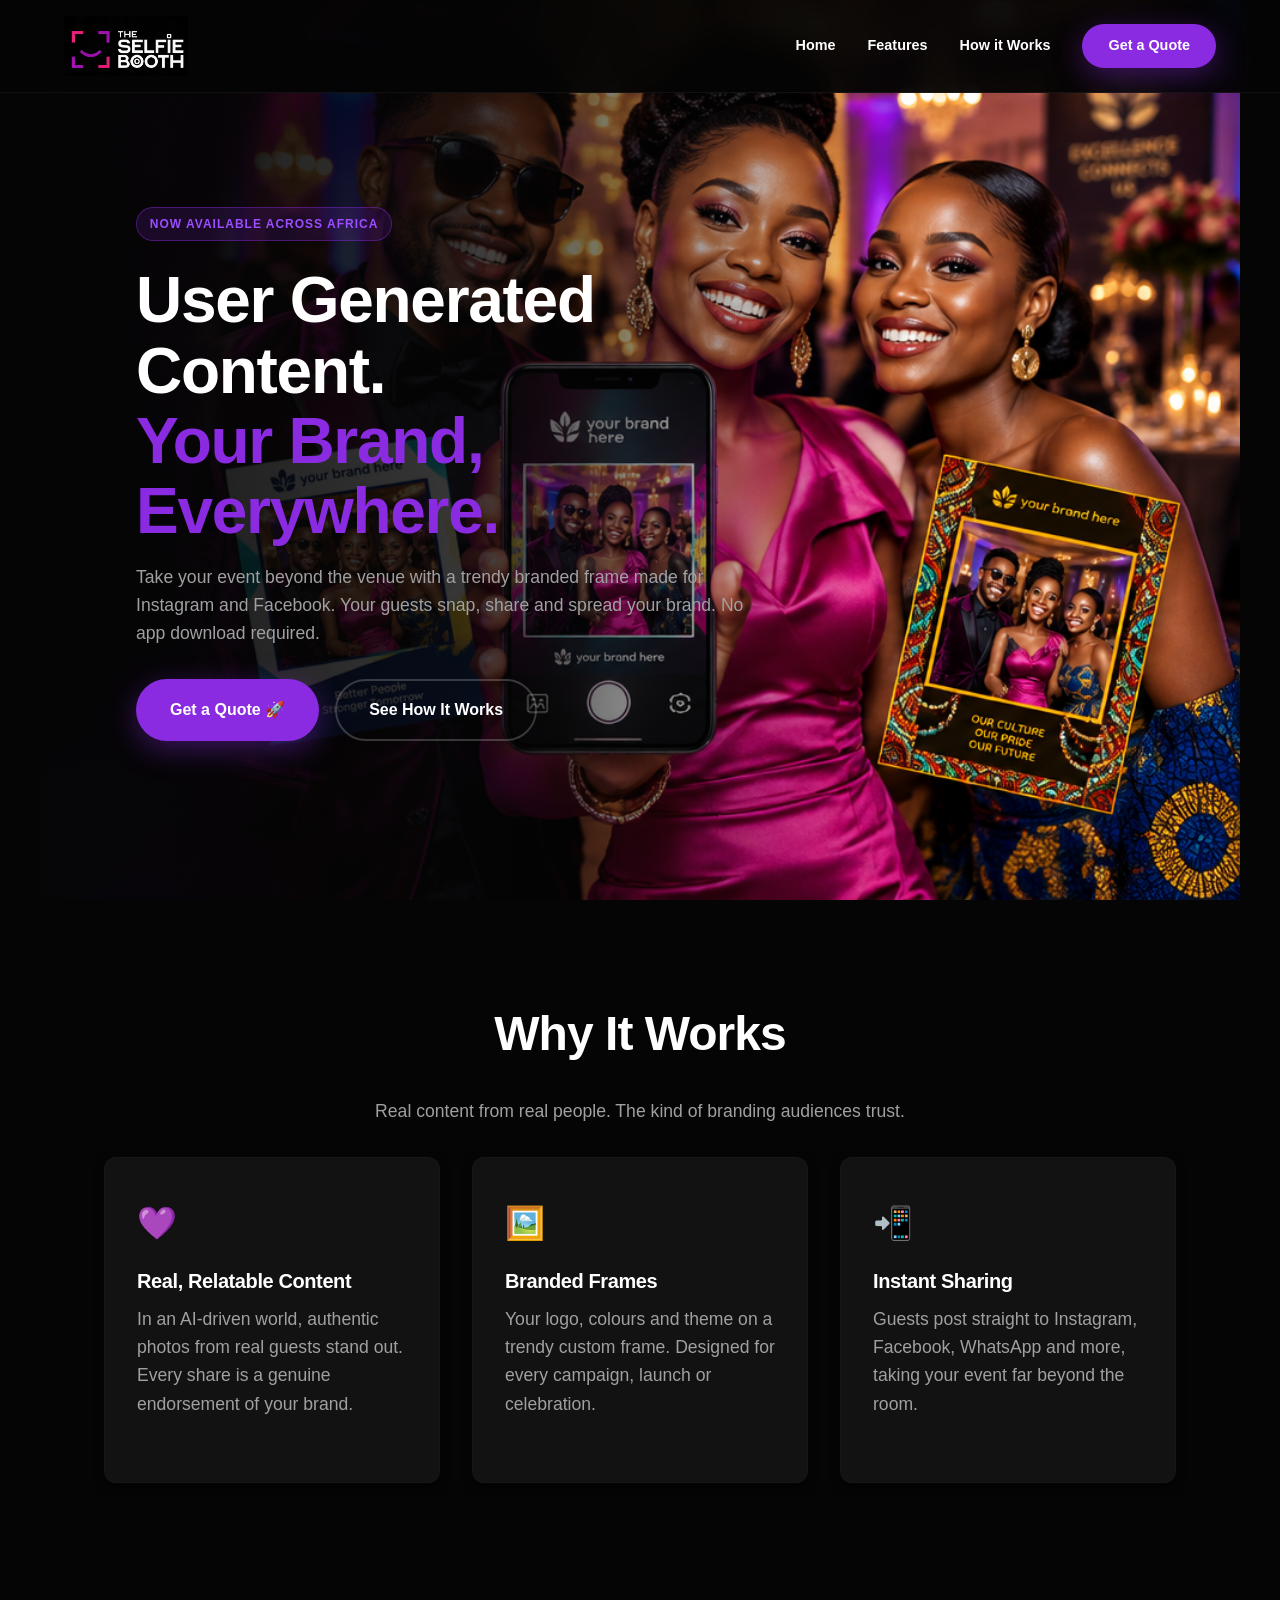
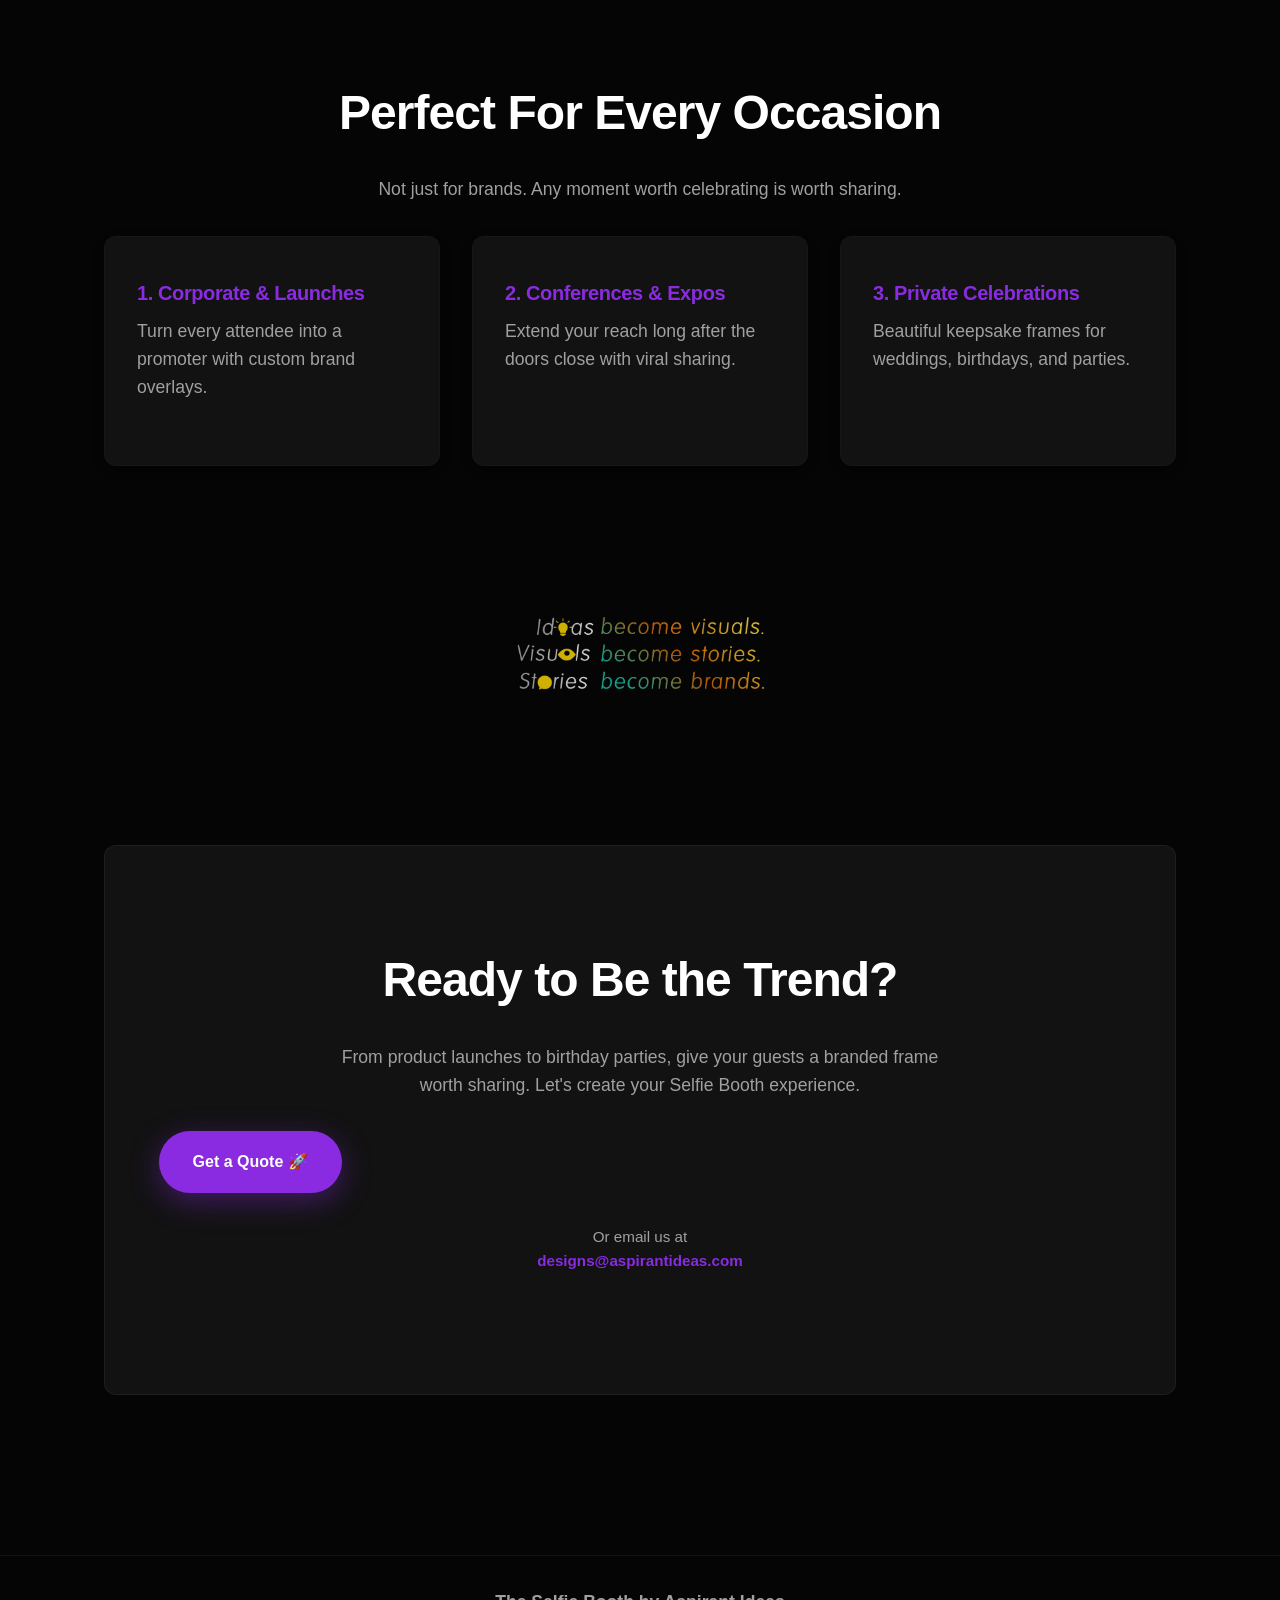
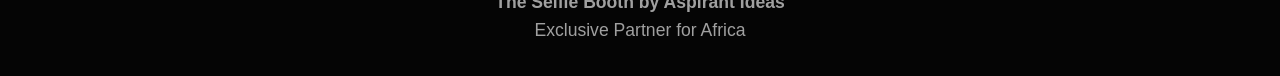
<file: Aspirant/index.html>
<!DOCTYPE html>
<html lang="en">
<head>
    <meta charset="UTF-8">
    <meta name="viewport" content="width=device-width, initial-scale=1.0">
    <title>The Selfie Booth | Aspirant Ideas</title>
    
    <!-- Standard Favicon -->
    <link rel="icon" type="image/jpeg" href="logo.png">
    
    <!-- Apple Touch Icon for iOS Home Screen -->
    <link rel="apple-touch-icon" href="logo.png">
    
    <link rel="stylesheet" href="style.css">
</head>
<body>
    
    <!-- Navigation -->
    <header>
        <!-- Updated Logo Image -->
        <a href="#home" class="logo-link">
            <img src="logo.png" alt="The Selfie Booth Logo" class="logo-img">
        </a>

        <!-- Mobile Hamburger Toggle -->
        <button class="menu-toggle">☰</button>
        
        <nav class="nav-links">
            <a href="#home" class="nav-item">Home</a>
            <a href="#features" class="nav-item">Features</a>
            <a href="#how-it-works" class="nav-item">How it Works</a>
            <a href="mailto:designs@aspirantideas.com?subject=Selfie%20Booth%20Quote" class="btn btn-primary nav-cta">Get a Quote</a>
        </nav>
    </header>

    <!-- Page 1: Hero Section (Powered by 4_2.jpg) -->
    <!-- Page 1: Hero Section (Powered by the cinematic banner) -->
    <section id="home" class="hero">
        <div class="hero-content">
            <div class="badge">NOW AVAILABLE ACROSS AFRICA</div>
            
            <h1>
                User Generated Content.<br>
                <span class="text-purple">Your Brand, Everywhere.</span>
            </h1>
            
            <p style="margin-bottom: 2rem;">Take your event beyond the venue with a trendy branded frame made for Instagram and Facebook. Your guests snap, share and spread your brand. No app download required.</p>
            
            <div class="btn-group">
                <a href="mailto:designs@aspirantideas.com?subject=Selfie%20Booth%20Quote" class="btn btn-primary">Get a Quote 🚀</a>
                <a href="#how-it-works" class="btn btn-outline">See How It Works</a>
            </div>
        </div>
    </section>

    <main>
        <!-- Page 2: Features -->
        <section id="features">
            <div class="text-center">
                <h2>Why It Works</h2>
                <p style="max-width: 600px; margin: 0 auto;">Real content from real people. The kind of branding audiences trust.</p>
            </div>
            
            <div class="grid">
                <div class="card">
                    <span class="card-icon">💜</span>
                    <h3>Real, Relatable Content</h3>
                    <p>In an AI-driven world, authentic photos from real guests stand out. Every share is a genuine endorsement of your brand.</p>
                </div>
                <div class="card">
                    <span class="card-icon">🖼️</span>
                    <h3>Branded Frames</h3>
                    <p>Your logo, colours and theme on a trendy custom frame. Designed for every campaign, launch or celebration.</p>
                </div>
                <div class="card">
                    <span class="card-icon">📲</span>
                    <h3>Instant Sharing</h3>
                    <p>Guests post straight to Instagram, Facebook, WhatsApp and more, taking your event far beyond the room.</p>
                </div>
            </div>
        </section>

        <!-- Page 3: How It Works & Occasions -->
        <section id="how-it-works">
            <div class="text-center">
                <h2>Perfect For Every Occasion</h2>
                <p style="max-width: 600px; margin: 0 auto;">Not just for brands. Any moment worth celebrating is worth sharing.</p>
            </div>
            
            <div class="grid">
                <div class="card">
                    <h3 class="text-purple">1. Corporate & Launches</h3>
                    <p>Turn every attendee into a promoter with custom brand overlays.</p>
                </div>
                <div class="card">
                    <h3 class="text-purple">2. Conferences & Expos</h3>
                    <p>Extend your reach long after the doors close with viral sharing.</p>
                </div>
                <div class="card">
                    <h3 class="text-purple">3. Private Celebrations</h3>
                    <p>Beautiful keepsake frames for weddings, birthdays, and parties.</p>
                </div>
            </div>
        </section>
        
        <!-- Manifesto Graphic Section (Powered by 3.jpg) -->
        <div class="manifesto-section">
            <img src="3.png" alt="Ideas become visuals. Visuals become stories. Stories become brands." class="manifesto-img">
        </div>

        <!-- Page 4: Final Call to Action -->
        <section id="contact">
            <div class="cta-section">
                <h2>Ready to Be the Trend?</h2>
                <p style="max-width: 600px; margin: 0 auto 2rem auto;">From product launches to birthday parties, give your guests a branded frame worth sharing. Let's create your Selfie Booth experience.</p>
                
                <div class="btn-group">
                    <a href="mailto:designs@aspirantideas.com?subject=Selfie%20Booth%20Quote" class="btn btn-primary">Get a Quote 🚀</a>
                </div>
                <p style="margin-top: 2rem; font-size: 0.95rem;">Or email us at <br><a href="mailto:designs@aspirantideas.com" class="text-purple" style="font-weight: 700; text-decoration: none;">designs@aspirantideas.com</a></p>
            </div>
        </section>
    </main>

    <!-- Footer -->
    <footer>
        <p style="margin-bottom: 0;"><strong>The Selfie Booth by Aspirant Ideas</strong> <br> Exclusive Partner for Africa</p>
    </footer>

    <!-- Mobile Menu Script -->
    <script src="script.js"></script>
</body>
</html>
</file>
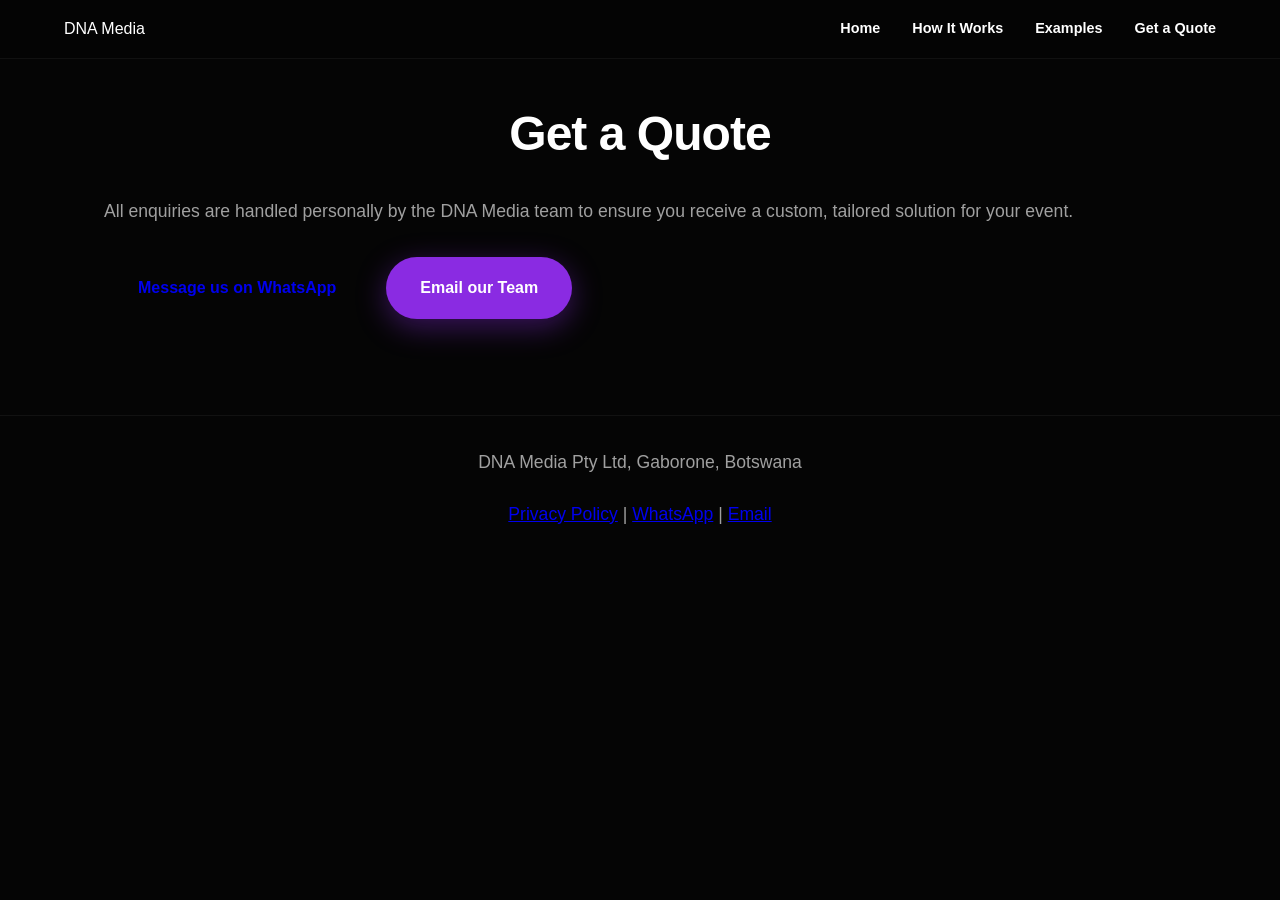
<file: Aspirant/get-a-quote.html>
<!DOCTYPE html>
<html lang="en">
<head>
    <meta charset="UTF-8">
    <meta name="viewport" content="width=device-width, initial-scale=1.0">
    <title>DNA Media Africa Booth</title>
    <link rel="stylesheet" href="style.css">
</head>
<body>
    <header>
        <div class="logo">DNA Media</div>
        <button class="menu-toggle">☰</button>
        <nav class="nav-links">
            <a href="index.html">Home</a>
            <a href="how-it-works.html">How It Works</a>
            <a href="examples.html">Examples</a>
            <a href="get-a-quote.html">Get a Quote</a>
        </nav>
    </header>

    <main>
        <!-- PAGE SPECIFIC CONTENT GOES HERE -->
         <section>
    <h2>Get a Quote</h2>
    <p>All enquiries are handled personally by the DNA Media team to ensure you receive a custom, tailored solution for your event.</p>
    
    <!-- Added the btn-group class here -->
    <div class="btn-group" style="margin-top: 2rem;">
        <a href="https://wa.me/YOUR_COUNTRY_CODE_AND_NUMBER" class="btn btn-whatsapp">Message us on WhatsApp</a>
        <a href="mailto:email@dnamedia.com" class="btn btn-primary">Email our Team</a>
    </div>
</section>
    </main>

    <footer>
        <p>DNA Media Pty Ltd, Gaborone, Botswana</p>
        <p>
            <a href="privacy-policy.html">Privacy Policy</a> | 
            <a href="https://wa.me/YOUR_COUNTRY_CODE_AND_NUMBER">WhatsApp</a> | 
            <a href="mailto:email@dnamedia.com">Email</a>
        </p>
    </footer>
    <script src="script.js"></script>
</body>
</html>
</file>
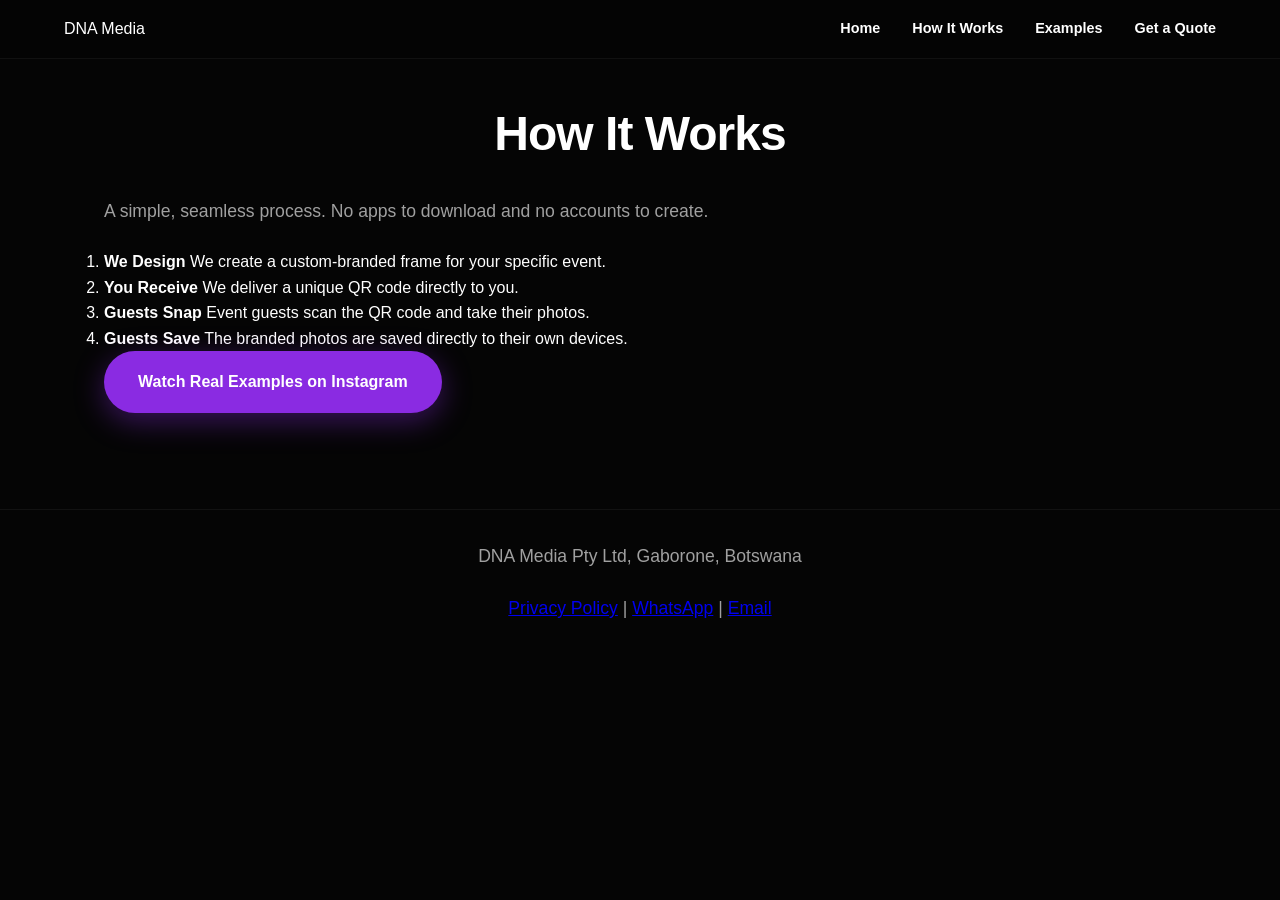
<file: Aspirant/how-it-works.html>
<!DOCTYPE html>
<html lang="en">
<head>
    <meta charset="UTF-8">
    <meta name="viewport" content="width=device-width, initial-scale=1.0">
    <title>DNA Media Africa Booth</title>
    <link rel="stylesheet" href="style.css">
</head>
<body>
    <header>
        <div class="logo">DNA Media</div>
        <button class="menu-toggle">☰</button>
        <nav class="nav-links">
            <a href="index.html">Home</a>
            <a href="how-it-works.html">How It Works</a>
            <a href="examples.html">Examples</a>
            <a href="get-a-quote.html">Get a Quote</a>
        </nav>
    </header>

    <main>
        <!-- PAGE SPECIFIC CONTENT GOES HERE -->
        <section>
    <h2>How It Works</h2>
    <p>A simple, seamless process. No apps to download and no accounts to create.</p>
    
    <ol class="steps-list">
        <li>
            <strong>We Design</strong> 
            We create a custom-branded frame for your specific event.
        </li>
        <li>
            <strong>You Receive</strong> 
            We deliver a unique QR code directly to you.
        </li>
        <li>
            <strong>Guests Snap</strong> 
            Event guests scan the QR code and take their photos.
        </li>
        <li>
            <strong>Guests Save</strong> 
            The branded photos are saved directly to their own devices.
        </li>
    </ol>
    
    <div class="btn-group">
        <a href="https://instagram.com/YOUR_HANDLE" target="_blank" rel="noopener noreferrer" class="btn btn-primary">Watch Real Examples on Instagram</a>
    </div>
</section>
    </main>

    <footer>
        <p>DNA Media Pty Ltd, Gaborone, Botswana</p>
        <p>
            <a href="privacy-policy.html">Privacy Policy</a> | 
            <a href="https://wa.me/YOUR_COUNTRY_CODE_AND_NUMBER">WhatsApp</a> | 
            <a href="mailto:email@dnamedia.com">Email</a>
        </p>
    </footer>
    <script src="script.js"></script>
</body>
</html>
</file>
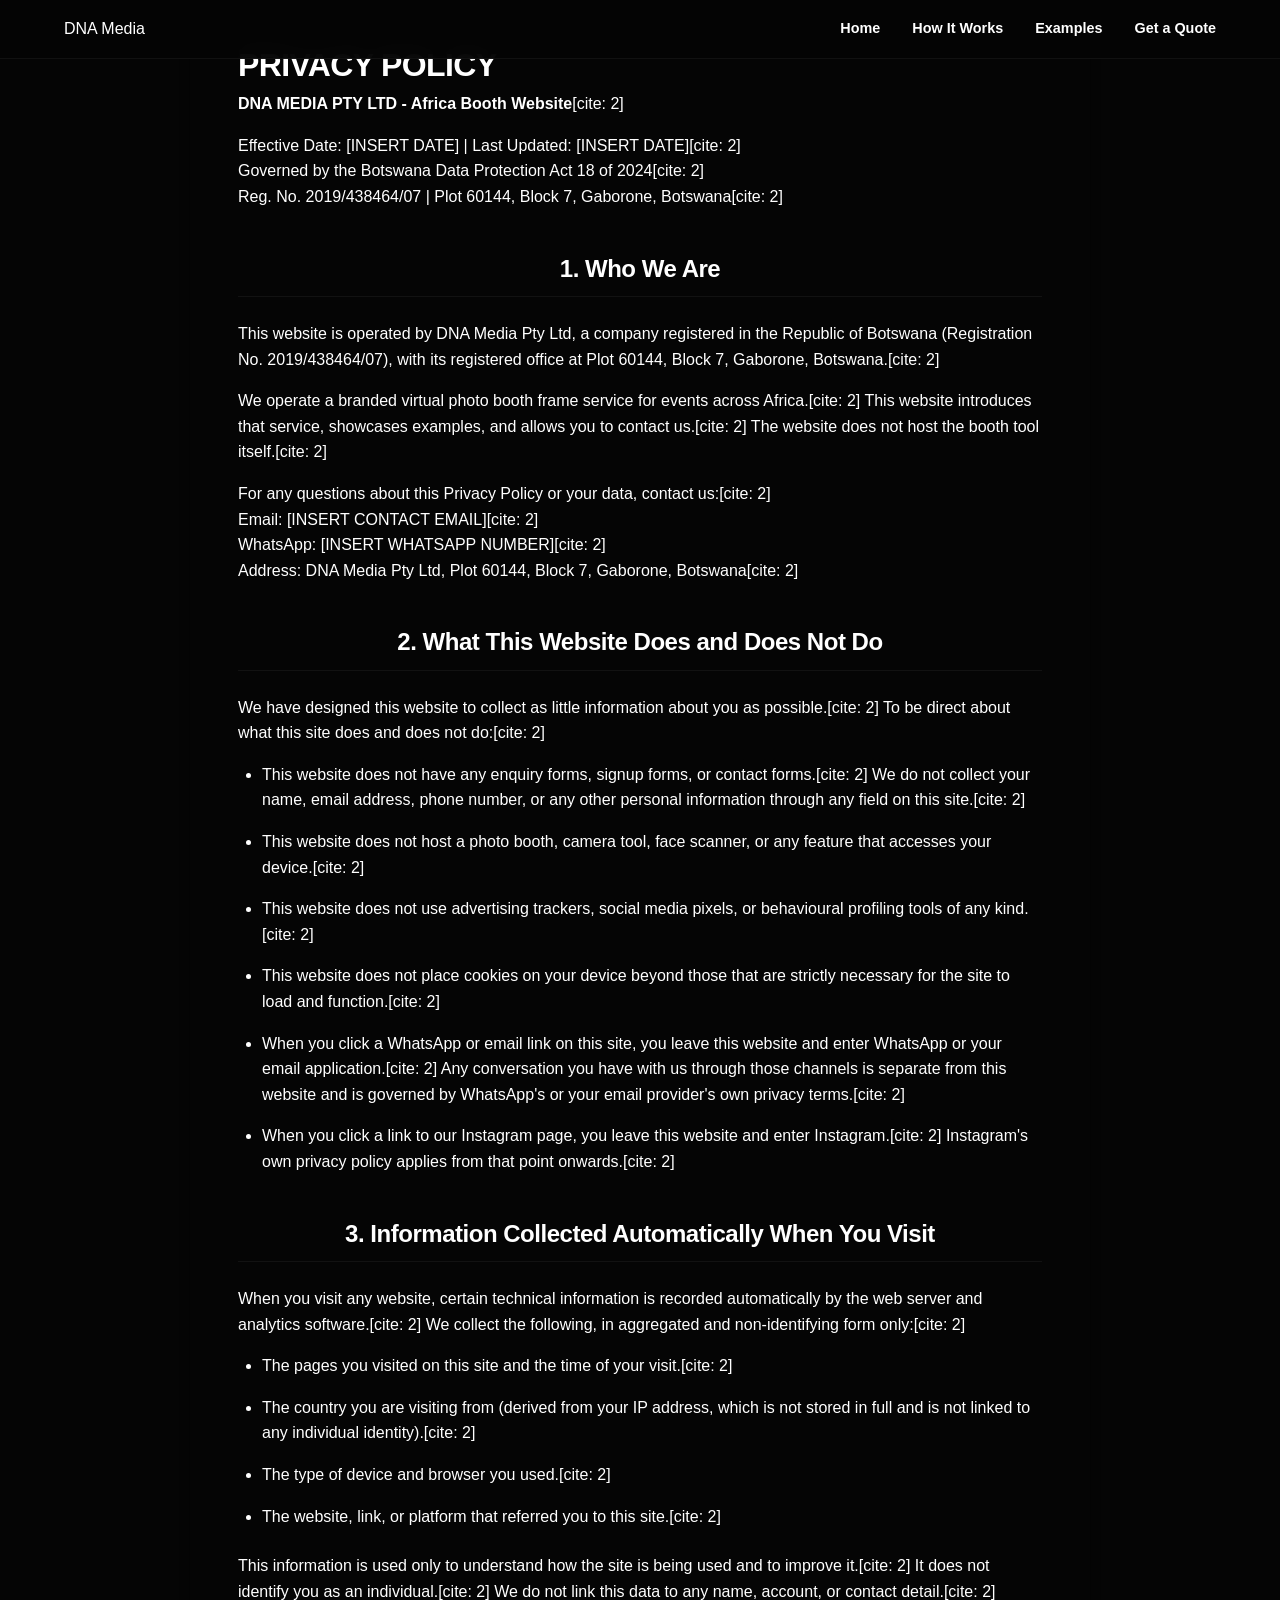
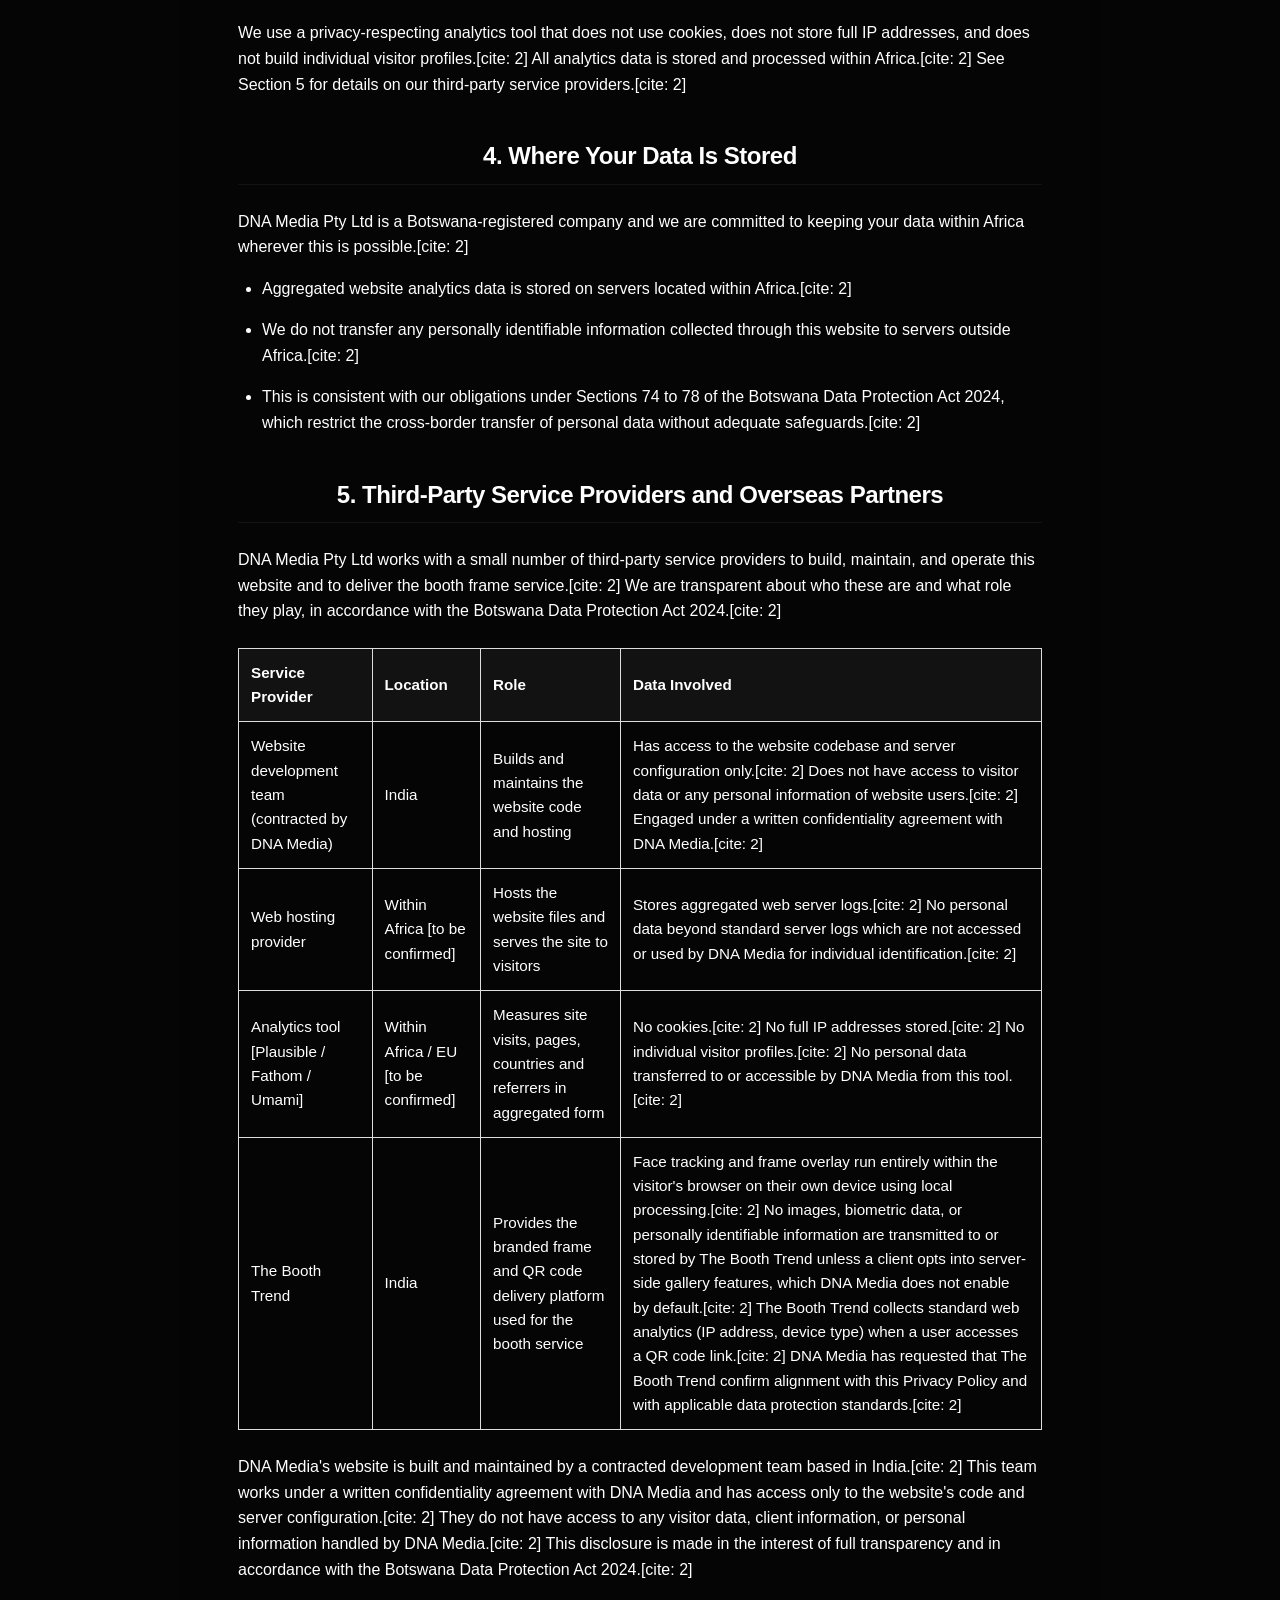
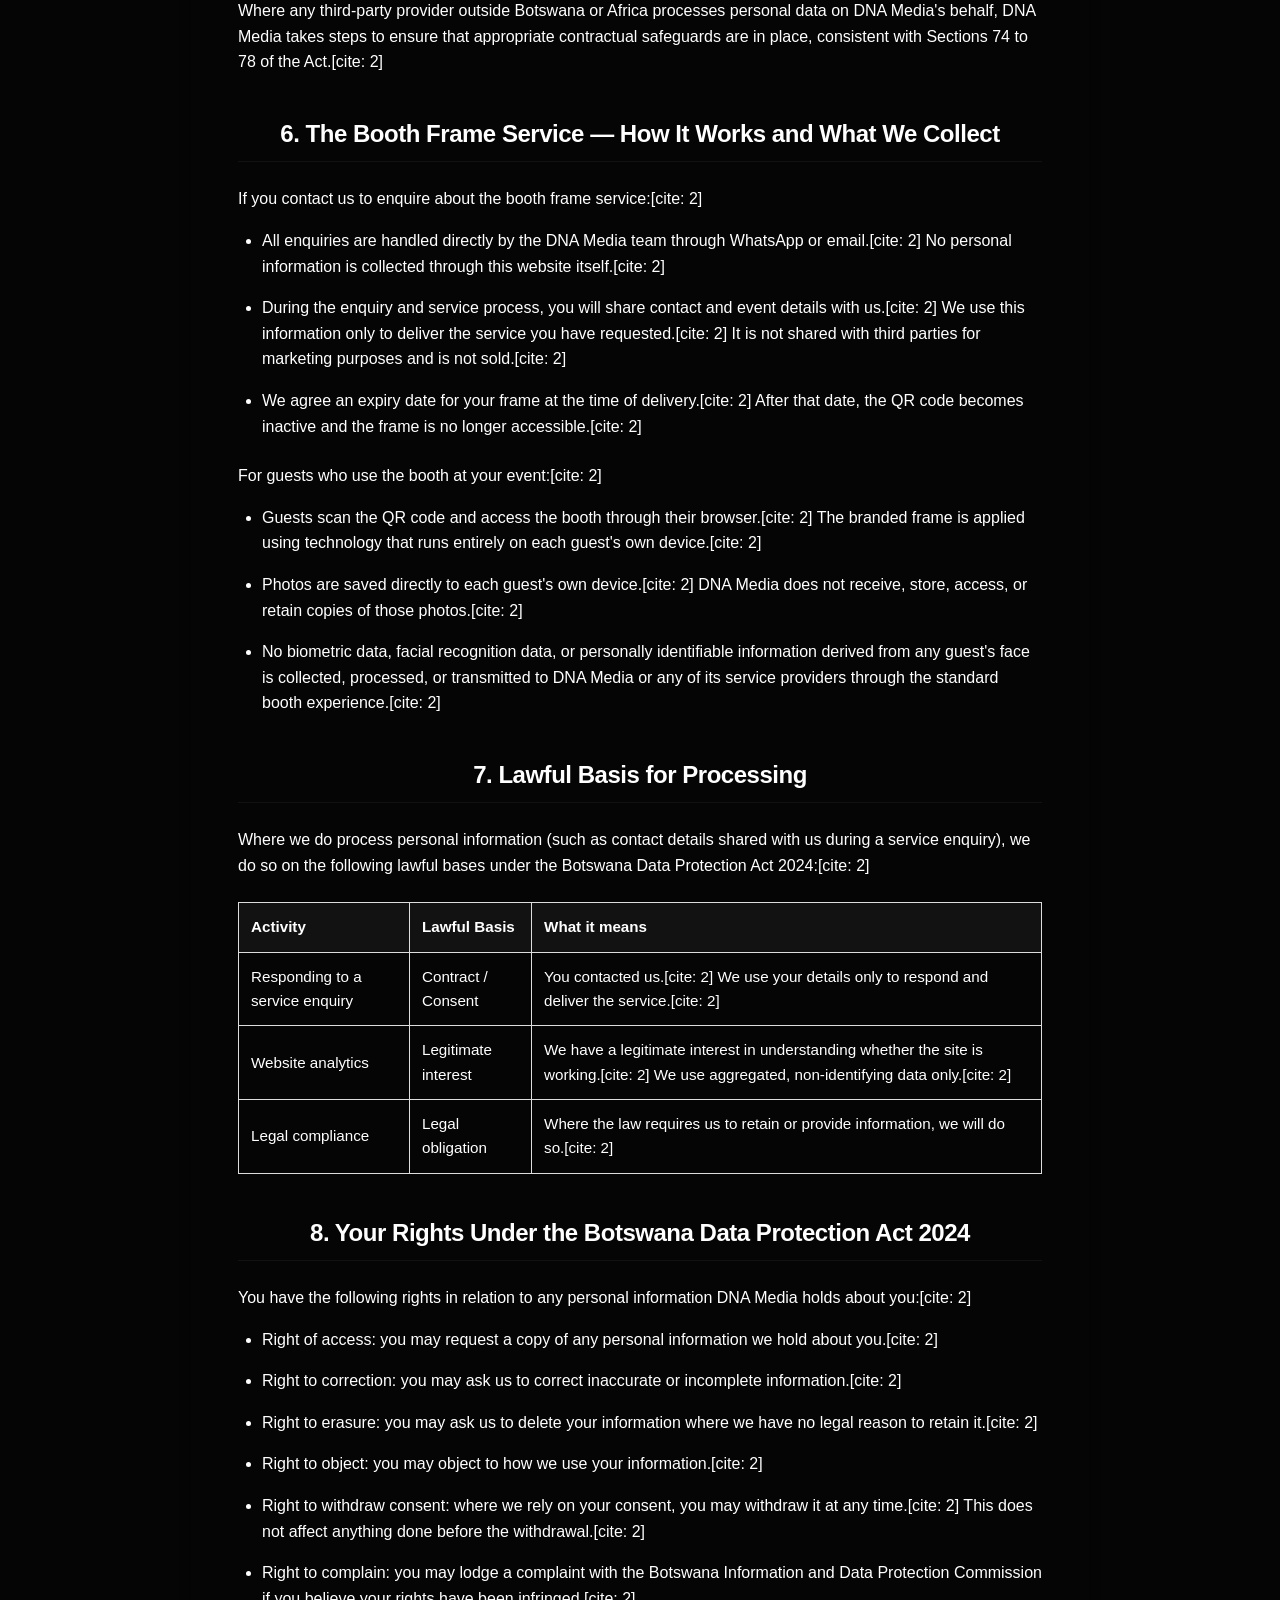
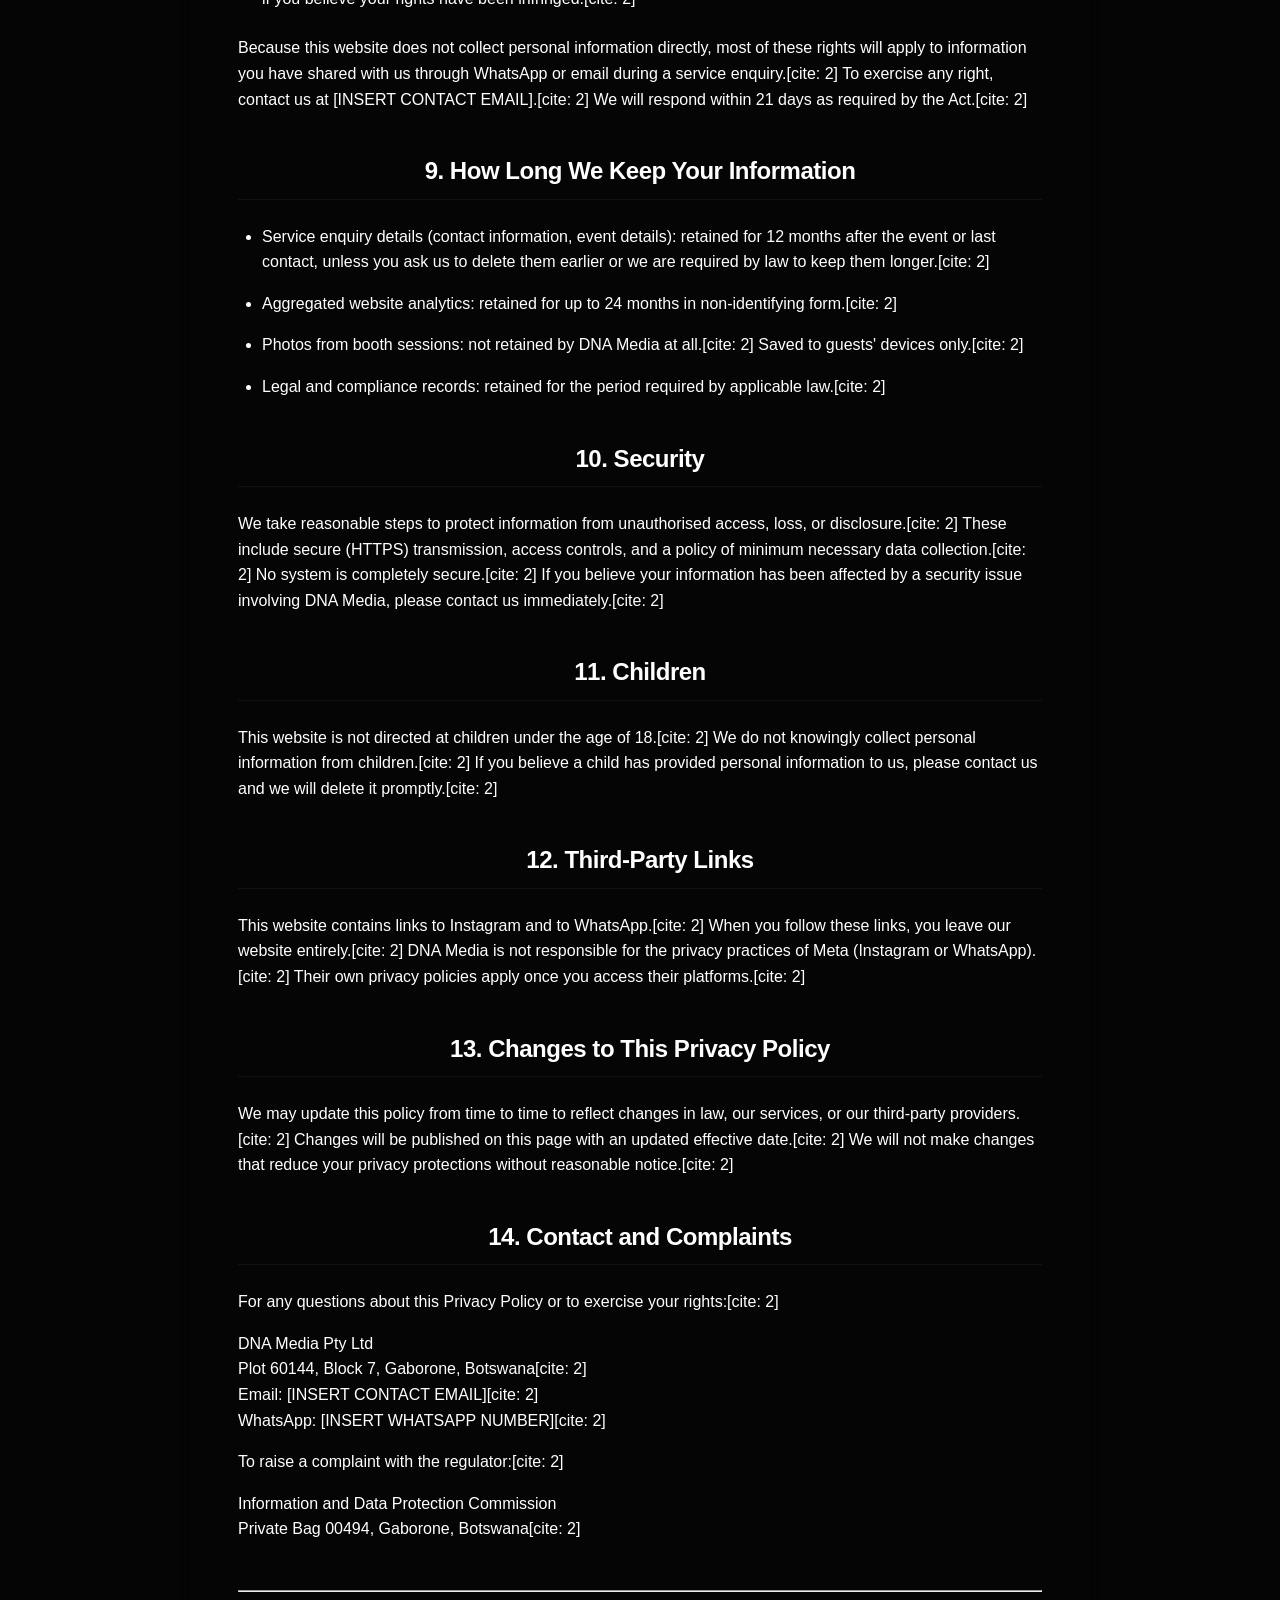
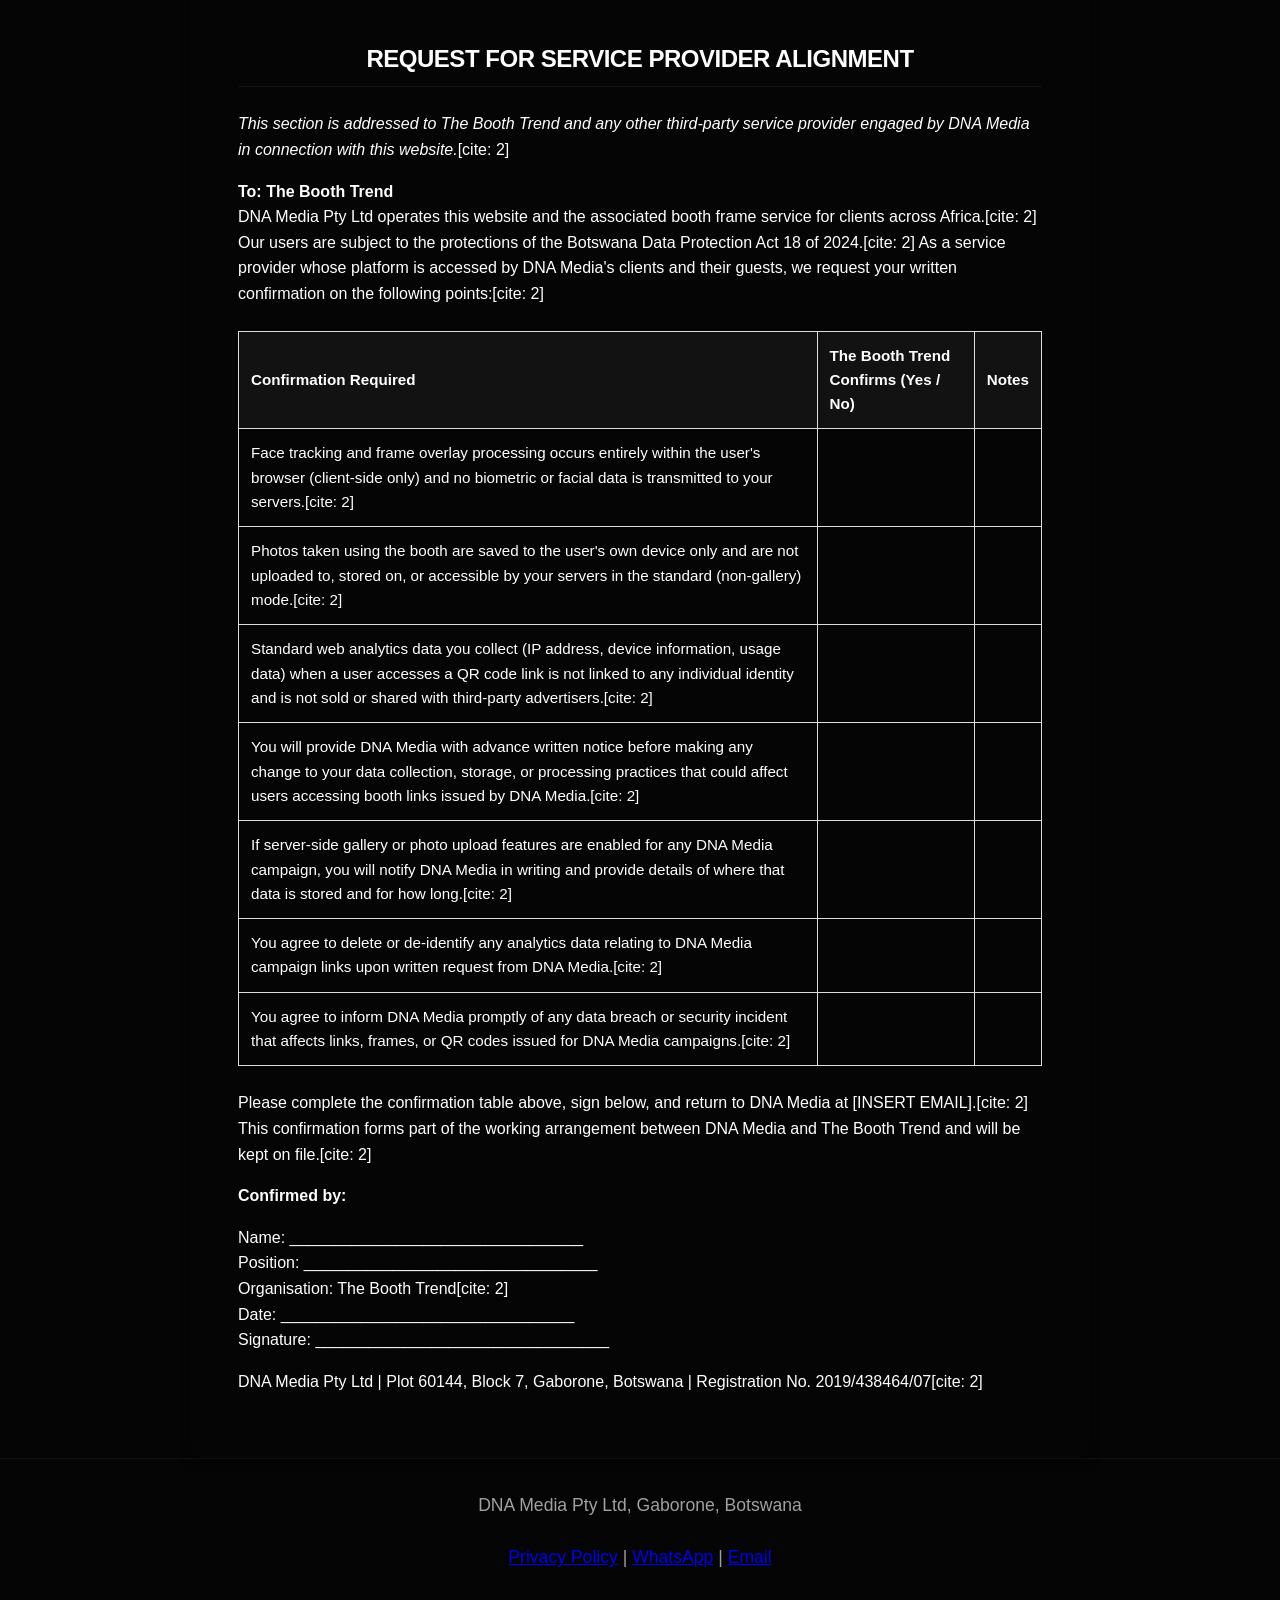
<file: Aspirant/privacy-policy.html>
<!DOCTYPE html>
<html lang="en">
<head>
    <meta charset="UTF-8">
    <meta name="viewport" content="width=device-width, initial-scale=1.0">
    <title>Privacy Policy | DNA Media Africa Booth</title>
    <link rel="stylesheet" href="style.css">
    <style>
        .privacy-content {
            background: var(--white);
            padding: 3rem;
            border-radius: var(--radius-md);
            box-shadow: var(--shadow-sm);
            max-width: 900px;
            margin: 0 auto;
        }
        .privacy-content h1 {
            font-size: 2rem;
            margin-bottom: 0.5rem;
        }
        .privacy-content h2 {
            font-size: 1.5rem;
            margin-top: 2.5rem;
            border-bottom: 1px solid var(--bg-secondary);
            padding-bottom: 0.5rem;
        }
        .privacy-content p, .privacy-content li {
            font-size: 1rem;
            color: var(--text-primary);
            margin-bottom: 1rem;
        }
        .privacy-content ul {
            margin-left: 1.5rem;
            margin-bottom: 1.5rem;
        }
        table {
            width: 100%;
            border-collapse: collapse;
            margin: 1.5rem 0;
            font-size: 0.95rem;
        }
        th, td {
            border: 1px solid #ddd;
            padding: 12px;
            text-align: left;
        }
        th {
            background-color: var(--bg-secondary);
        }
    </style>
</head>
<body>
    <header>
        <div class="logo">DNA Media</div>
        <button class="menu-toggle">☰</button>
        <nav class="nav-links">
            <a href="index.html">Home</a>
            <a href="how-it-works.html">How It Works</a>
            <a href="examples.html">Examples</a>
            <a href="get-a-quote.html">Get a Quote</a>
        </nav>
    </header>

    <main>
        <section class="privacy-content">
            <h1>PRIVACY POLICY</h1>
            <p><strong>DNA MEDIA PTY LTD - Africa Booth Website</strong>[cite: 2]</p>
            <p>Effective Date: [INSERT DATE] | Last Updated: [INSERT DATE][cite: 2]<br>
            Governed by the Botswana Data Protection Act 18 of 2024[cite: 2]<br>
            Reg. No. 2019/438464/07 | Plot 60144, Block 7, Gaborone, Botswana[cite: 2]</p>

            <h2>1. Who We Are</h2>
            <p>This website is operated by DNA Media Pty Ltd, a company registered in the Republic of Botswana (Registration No. 2019/438464/07), with its registered office at Plot 60144, Block 7, Gaborone, Botswana.[cite: 2]</p>
            <p>We operate a branded virtual photo booth frame service for events across Africa.[cite: 2] This website introduces that service, showcases examples, and allows you to contact us.[cite: 2] The website does not host the booth tool itself.[cite: 2]</p>
            <p>For any questions about this Privacy Policy or your data, contact us:[cite: 2]<br>
            Email: [INSERT CONTACT EMAIL][cite: 2]<br>
            WhatsApp: [INSERT WHATSAPP NUMBER][cite: 2]<br>
            Address: DNA Media Pty Ltd, Plot 60144, Block 7, Gaborone, Botswana[cite: 2]</p>

            <h2>2. What This Website Does and Does Not Do</h2>
            <p>We have designed this website to collect as little information about you as possible.[cite: 2] To be direct about what this site does and does not do:[cite: 2]</p>
            <ul>
                <li>This website does not have any enquiry forms, signup forms, or contact forms.[cite: 2] We do not collect your name, email address, phone number, or any other personal information through any field on this site.[cite: 2]</li>
                <li>This website does not host a photo booth, camera tool, face scanner, or any feature that accesses your device.[cite: 2]</li>
                <li>This website does not use advertising trackers, social media pixels, or behavioural profiling tools of any kind.[cite: 2]</li>
                <li>This website does not place cookies on your device beyond those that are strictly necessary for the site to load and function.[cite: 2]</li>
                <li>When you click a WhatsApp or email link on this site, you leave this website and enter WhatsApp or your email application.[cite: 2] Any conversation you have with us through those channels is separate from this website and is governed by WhatsApp's or your email provider's own privacy terms.[cite: 2]</li>
                <li>When you click a link to our Instagram page, you leave this website and enter Instagram.[cite: 2] Instagram's own privacy policy applies from that point onwards.[cite: 2]</li>
            </ul>

            <h2>3. Information Collected Automatically When You Visit</h2>
            <p>When you visit any website, certain technical information is recorded automatically by the web server and analytics software.[cite: 2] We collect the following, in aggregated and non-identifying form only:[cite: 2]</p>
            <ul>
                <li>The pages you visited on this site and the time of your visit.[cite: 2]</li>
                <li>The country you are visiting from (derived from your IP address, which is not stored in full and is not linked to any individual identity).[cite: 2]</li>
                <li>The type of device and browser you used.[cite: 2]</li>
                <li>The website, link, or platform that referred you to this site.[cite: 2]</li>
            </ul>
            <p>This information is used only to understand how the site is being used and to improve it.[cite: 2] It does not identify you as an individual.[cite: 2] We do not link this data to any name, account, or contact detail.[cite: 2]</p>
            <p>We use a privacy-respecting analytics tool that does not use cookies, does not store full IP addresses, and does not build individual visitor profiles.[cite: 2] All analytics data is stored and processed within Africa.[cite: 2] See Section 5 for details on our third-party service providers.[cite: 2]</p>

            <h2>4. Where Your Data Is Stored</h2>
            <p>DNA Media Pty Ltd is a Botswana-registered company and we are committed to keeping your data within Africa wherever this is possible.[cite: 2]</p>
            <ul>
                <li>Aggregated website analytics data is stored on servers located within Africa.[cite: 2]</li>
                <li>We do not transfer any personally identifiable information collected through this website to servers outside Africa.[cite: 2]</li>
                <li>This is consistent with our obligations under Sections 74 to 78 of the Botswana Data Protection Act 2024, which restrict the cross-border transfer of personal data without adequate safeguards.[cite: 2]</li>
            </ul>

            <h2>5. Third-Party Service Providers and Overseas Partners</h2>
            <p>DNA Media Pty Ltd works with a small number of third-party service providers to build, maintain, and operate this website and to deliver the booth frame service.[cite: 2] We are transparent about who these are and what role they play, in accordance with the Botswana Data Protection Act 2024.[cite: 2]</p>
            
            <table>
                <tr>
                    <th>Service Provider</th>
                    <th>Location</th>
                    <th>Role</th>
                    <th>Data Involved</th>
                </tr>
                <tr>
                    <td>Website development team (contracted by DNA Media)</td>
                    <td>India</td>
                    <td>Builds and maintains the website code and hosting</td>
                    <td>Has access to the website codebase and server configuration only.[cite: 2] Does not have access to visitor data or any personal information of website users.[cite: 2] Engaged under a written confidentiality agreement with DNA Media.[cite: 2]</td>
                </tr>
                <tr>
                    <td>Web hosting provider</td>
                    <td>Within Africa [to be confirmed]</td>
                    <td>Hosts the website files and serves the site to visitors</td>
                    <td>Stores aggregated web server logs.[cite: 2] No personal data beyond standard server logs which are not accessed or used by DNA Media for individual identification.[cite: 2]</td>
                </tr>
                <tr>
                    <td>Analytics tool [Plausible / Fathom / Umami]</td>
                    <td>Within Africa / EU [to be confirmed]</td>
                    <td>Measures site visits, pages, countries and referrers in aggregated form</td>
                    <td>No cookies.[cite: 2] No full IP addresses stored.[cite: 2] No individual visitor profiles.[cite: 2] No personal data transferred to or accessible by DNA Media from this tool.[cite: 2]</td>
                </tr>
                <tr>
                    <td>The Booth Trend</td>
                    <td>India</td>
                    <td>Provides the branded frame and QR code delivery platform used for the booth service</td>
                    <td>Face tracking and frame overlay run entirely within the visitor's browser on their own device using local processing.[cite: 2] No images, biometric data, or personally identifiable information are transmitted to or stored by The Booth Trend unless a client opts into server-side gallery features, which DNA Media does not enable by default.[cite: 2] The Booth Trend collects standard web analytics (IP address, device type) when a user accesses a QR code link.[cite: 2] DNA Media has requested that The Booth Trend confirm alignment with this Privacy Policy and with applicable data protection standards.[cite: 2]</td>
                </tr>
            </table>

            <p>DNA Media's website is built and maintained by a contracted development team based in India.[cite: 2] This team works under a written confidentiality agreement with DNA Media and has access only to the website's code and server configuration.[cite: 2] They do not have access to any visitor data, client information, or personal information handled by DNA Media.[cite: 2] This disclosure is made in the interest of full transparency and in accordance with the Botswana Data Protection Act 2024.[cite: 2]</p>
            <p>Where any third-party provider outside Botswana or Africa processes personal data on DNA Media's behalf, DNA Media takes steps to ensure that appropriate contractual safeguards are in place, consistent with Sections 74 to 78 of the Act.[cite: 2]</p>

            <h2>6. The Booth Frame Service — How It Works and What We Collect</h2>
            <p>If you contact us to enquire about the booth frame service:[cite: 2]</p>
            <ul>
                <li>All enquiries are handled directly by the DNA Media team through WhatsApp or email.[cite: 2] No personal information is collected through this website itself.[cite: 2]</li>
                <li>During the enquiry and service process, you will share contact and event details with us.[cite: 2] We use this information only to deliver the service you have requested.[cite: 2] It is not shared with third parties for marketing purposes and is not sold.[cite: 2]</li>
                <li>We agree an expiry date for your frame at the time of delivery.[cite: 2] After that date, the QR code becomes inactive and the frame is no longer accessible.[cite: 2]</li>
            </ul>
            <p>For guests who use the booth at your event:[cite: 2]</p>
            <ul>
                <li>Guests scan the QR code and access the booth through their browser.[cite: 2] The branded frame is applied using technology that runs entirely on each guest's own device.[cite: 2]</li>
                <li>Photos are saved directly to each guest's own device.[cite: 2] DNA Media does not receive, store, access, or retain copies of those photos.[cite: 2]</li>
                <li>No biometric data, facial recognition data, or personally identifiable information derived from any guest's face is collected, processed, or transmitted to DNA Media or any of its service providers through the standard booth experience.[cite: 2]</li>
            </ul>

            <h2>7. Lawful Basis for Processing</h2>
            <p>Where we do process personal information (such as contact details shared with us during a service enquiry), we do so on the following lawful bases under the Botswana Data Protection Act 2024:[cite: 2]</p>
            <table>
                <tr>
                    <th>Activity</th>
                    <th>Lawful Basis</th>
                    <th>What it means</th>
                </tr>
                <tr>
                    <td>Responding to a service enquiry</td>
                    <td>Contract / Consent</td>
                    <td>You contacted us.[cite: 2] We use your details only to respond and deliver the service.[cite: 2]</td>
                </tr>
                <tr>
                    <td>Website analytics</td>
                    <td>Legitimate interest</td>
                    <td>We have a legitimate interest in understanding whether the site is working.[cite: 2] We use aggregated, non-identifying data only.[cite: 2]</td>
                </tr>
                <tr>
                    <td>Legal compliance</td>
                    <td>Legal obligation</td>
                    <td>Where the law requires us to retain or provide information, we will do so.[cite: 2]</td>
                </tr>
            </table>

            <h2>8. Your Rights Under the Botswana Data Protection Act 2024</h2>
            <p>You have the following rights in relation to any personal information DNA Media holds about you:[cite: 2]</p>
            <ul>
                <li>Right of access: you may request a copy of any personal information we hold about you.[cite: 2]</li>
                <li>Right to correction: you may ask us to correct inaccurate or incomplete information.[cite: 2]</li>
                <li>Right to erasure: you may ask us to delete your information where we have no legal reason to retain it.[cite: 2]</li>
                <li>Right to object: you may object to how we use your information.[cite: 2]</li>
                <li>Right to withdraw consent: where we rely on your consent, you may withdraw it at any time.[cite: 2] This does not affect anything done before the withdrawal.[cite: 2]</li>
                <li>Right to complain: you may lodge a complaint with the Botswana Information and Data Protection Commission if you believe your rights have been infringed.[cite: 2]</li>
            </ul>
            <p>Because this website does not collect personal information directly, most of these rights will apply to information you have shared with us through WhatsApp or email during a service enquiry.[cite: 2] To exercise any right, contact us at [INSERT CONTACT EMAIL].[cite: 2] We will respond within 21 days as required by the Act.[cite: 2]</p>

            <h2>9. How Long We Keep Your Information</h2>
            <ul>
                <li>Service enquiry details (contact information, event details): retained for 12 months after the event or last contact, unless you ask us to delete them earlier or we are required by law to keep them longer.[cite: 2]</li>
                <li>Aggregated website analytics: retained for up to 24 months in non-identifying form.[cite: 2]</li>
                <li>Photos from booth sessions: not retained by DNA Media at all.[cite: 2] Saved to guests' devices only.[cite: 2]</li>
                <li>Legal and compliance records: retained for the period required by applicable law.[cite: 2]</li>
            </ul>

            <h2>10. Security</h2>
            <p>We take reasonable steps to protect information from unauthorised access, loss, or disclosure.[cite: 2] These include secure (HTTPS) transmission, access controls, and a policy of minimum necessary data collection.[cite: 2] No system is completely secure.[cite: 2] If you believe your information has been affected by a security issue involving DNA Media, please contact us immediately.[cite: 2]</p>

            <h2>11. Children</h2>
            <p>This website is not directed at children under the age of 18.[cite: 2] We do not knowingly collect personal information from children.[cite: 2] If you believe a child has provided personal information to us, please contact us and we will delete it promptly.[cite: 2]</p>

            <h2>12. Third-Party Links</h2>
            <p>This website contains links to Instagram and to WhatsApp.[cite: 2] When you follow these links, you leave our website entirely.[cite: 2] DNA Media is not responsible for the privacy practices of Meta (Instagram or WhatsApp).[cite: 2] Their own privacy policies apply once you access their platforms.[cite: 2]</p>

            <h2>13. Changes to This Privacy Policy</h2>
            <p>We may update this policy from time to time to reflect changes in law, our services, or our third-party providers.[cite: 2] Changes will be published on this page with an updated effective date.[cite: 2] We will not make changes that reduce your privacy protections without reasonable notice.[cite: 2]</p>

            <h2>14. Contact and Complaints</h2>
            <p>For any questions about this Privacy Policy or to exercise your rights:[cite: 2]</p>
            <p>DNA Media Pty Ltd<br>
            Plot 60144, Block 7, Gaborone, Botswana[cite: 2]<br>
            Email: [INSERT CONTACT EMAIL][cite: 2]<br>
            WhatsApp: [INSERT WHATSAPP NUMBER][cite: 2]</p>
            <p>To raise a complaint with the regulator:[cite: 2]</p>
            <p>Information and Data Protection Commission<br>
            Private Bag 00494, Gaborone, Botswana[cite: 2]</p>

            <hr style="margin: 3rem 0;">

            <h2>REQUEST FOR SERVICE PROVIDER ALIGNMENT</h2>
            <p><em>This section is addressed to The Booth Trend and any other third-party service provider engaged by DNA Media in connection with this website.</em>[cite: 2]</p>
            <p><strong>To: The Booth Trend</strong><br>
            DNA Media Pty Ltd operates this website and the associated booth frame service for clients across Africa.[cite: 2] Our users are subject to the protections of the Botswana Data Protection Act 18 of 2024.[cite: 2] As a service provider whose platform is accessed by DNA Media's clients and their guests, we request your written confirmation on the following points:[cite: 2]</p>
            
            <table>
                <tr>
                    <th>Confirmation Required</th>
                    <th>The Booth Trend Confirms (Yes / No)</th>
                    <th>Notes</th>
                </tr>
                <tr>
                    <td>Face tracking and frame overlay processing occurs entirely within the user's browser (client-side only) and no biometric or facial data is transmitted to your servers.[cite: 2]</td>
                    <td></td>
                    <td></td>
                </tr>
                <tr>
                    <td>Photos taken using the booth are saved to the user's own device only and are not uploaded to, stored on, or accessible by your servers in the standard (non-gallery) mode.[cite: 2]</td>
                    <td></td>
                    <td></td>
                </tr>
                <tr>
                    <td>Standard web analytics data you collect (IP address, device information, usage data) when a user accesses a QR code link is not linked to any individual identity and is not sold or shared with third-party advertisers.[cite: 2]</td>
                    <td></td>
                    <td></td>
                </tr>
                <tr>
                    <td>You will provide DNA Media with advance written notice before making any change to your data collection, storage, or processing practices that could affect users accessing booth links issued by DNA Media.[cite: 2]</td>
                    <td></td>
                    <td></td>
                </tr>
                <tr>
                    <td>If server-side gallery or photo upload features are enabled for any DNA Media campaign, you will notify DNA Media in writing and provide details of where that data is stored and for how long.[cite: 2]</td>
                    <td></td>
                    <td></td>
                </tr>
                <tr>
                    <td>You agree to delete or de-identify any analytics data relating to DNA Media campaign links upon written request from DNA Media.[cite: 2]</td>
                    <td></td>
                    <td></td>
                </tr>
                <tr>
                    <td>You agree to inform DNA Media promptly of any data breach or security incident that affects links, frames, or QR codes issued for DNA Media campaigns.[cite: 2]</td>
                    <td></td>
                    <td></td>
                </tr>
            </table>

            <p>Please complete the confirmation table above, sign below, and return to DNA Media at [INSERT EMAIL].[cite: 2] This confirmation forms part of the working arrangement between DNA Media and The Booth Trend and will be kept on file.[cite: 2]</p>

            <p><strong>Confirmed by:</strong></p>
            <p>Name: _________________________________<br>
            Position: _________________________________<br>
            Organisation: The Booth Trend[cite: 2]<br>
            Date: _________________________________<br>
            Signature: _________________________________</p>
            
            <p>DNA Media Pty Ltd | Plot 60144, Block 7, Gaborone, Botswana | Registration No. 2019/438464/07[cite: 2]</p>
        </section>
    </main>

    <footer>
        <p>DNA Media Pty Ltd, Gaborone, Botswana</p>
        <p>
            <a href="privacy-policy.html">Privacy Policy</a> | 
            <a href="https://wa.me/YOUR_COUNTRY_CODE">WhatsApp</a> | 
            <a href="mailto:email@dnamedia.com">Email</a>
        </p>
    </footer>
    <script src="script.js"></script>
</body>
</html>
</file>
<file: Aspirant/style.css>
/* =========================================
   1. CSS Variables & Reset (Dark Theme)
   ========================================= */
:root {
  --bg-main: #050505;
  --bg-secondary: #121212;
  --text-primary: #ffffff;
  --text-secondary: #a0a0a0;
  --purple-main: #8a2be2;
  --purple-hover: #9b4dff;
  --purple-glow: rgba(138, 43, 226, 0.4);
  --radius-md: 12px;
  --radius-pill: 50px;
  --shadow-sm: 0 4px 10px rgba(0,0,0,0.5);
  --shadow-purple: 0 8px 30px var(--purple-glow);
  --transition: all 0.3s ease;
}

* {
  box-sizing: border-box;
  margin: 0;
  padding: 0;
}

body {
  font-family: -apple-system, BlinkMacSystemFont, "Segoe UI", Roboto, Helvetica, sans-serif;
  background-color: var(--bg-main);
  color: var(--text-primary);
  line-height: 1.6;
  -webkit-font-smoothing: antialiased;
  overflow-x: hidden;
}

img {
  max-width: 100%;
  height: auto;
}

/* =========================================
   2. Typography & Globals
   ========================================= */
h1, h2, h3 {
  font-weight: 800;
  letter-spacing: -0.02em;
  color: var(--text-primary);
}

/* Fluid typography handles mobile to desktop scaling automatically */
h1 { font-size: clamp(2rem, 8vw, 4rem); line-height: 1.1; margin-bottom: 1rem; }
h2 { font-size: clamp(1.75rem, 6vw, 3rem); margin-bottom: 1.5rem; text-align: center; }
h3 { font-size: 1.25rem; margin-bottom: 0.5rem; }
p { font-size: 1rem; color: var(--text-secondary); margin-bottom: 1.5rem; }

.text-purple { color: var(--purple-main); }
.text-center { text-align: center; }

/*=========================================
   3. Navigation (Mobile Default)
   ========================================= */
header {
  position: fixed;
  top: 0;
  width: 100%;
  z-index: 100;
  display: flex;
  justify-content: space-between;
  align-items: center;
  padding: 1rem 5%;
  background: rgba(5, 5, 5, 0.95); /* Deep dark background matches the logo well */
  backdrop-filter: blur(12px);
  border-bottom: 1px solid rgba(255,255,255,0.05);
}

/* New Logo Image Styles */
.logo-link {
  display: flex;
  align-items: center;
  z-index: 101;
  text-decoration: none;
}

.logo-img {
  height: 45px; /* Constrains logo height for mobile header */
  width: auto;
  display: block;
}

/* Hamburger Menu Button */
.menu-toggle {
  background: none;
  border: none;
  color: var(--text-primary);
  font-size: 1.5rem;
  cursor: pointer;
  z-index: 101;
}

/* Hidden by default on mobile */
.nav-links {
  position: fixed;
  top: 0;
  left: 0;
  width: 100%;
  height: 100vh;
  background: var(--bg-main);
  display: flex;
  flex-direction: column;
  justify-content: center;
  align-items: center;
  gap: 2rem;
  transform: translateY(-100%);
  transition: transform 0.3s ease-in-out;
  z-index: 100;
}

.nav-links.active {
  transform: translateY(0);
}

nav a {
  color: var(--text-primary);
  text-decoration: none;
  font-weight: 600;
  font-size: 1.25rem;
  transition: var(--transition);
}

nav a:hover { color: var(--purple-main); }

/* Hide desktop CTA button inside mobile menu */
.nav-cta { display: none; }

/* =========================================
   4. Buttons (Mobile Default)
   ========================================= */
.btn {
  display: inline-flex;
  align-items: center;
  justify-content: center;
  padding: 1rem 2rem;
  text-decoration: none;
  border-radius: var(--radius-pill);
  font-weight: 700;
  transition: var(--transition);
  cursor: pointer;
  border: 2px solid transparent;
  width: 100%; /* Full width on mobile */
}

.btn-primary {
  background: var(--purple-main);
  color: #ffffff;
  box-shadow: var(--shadow-purple);
}

.btn-outline {
  background: transparent;
  color: var(--text-primary);
  border-color: rgba(255,255,255,0.2);
}

.btn-group {
  display: flex;
  flex-direction: column;
  gap: 1rem;
  width: 100%;
}

/* =========================================
   5. Hero Section (Left-Aligned with New Banner)
   ========================================= */
.hero {
  position: relative;
  /* Updated to the new extra-wide cinematic banner */
  background-image: url('hero.png');
  background-size: cover;
  background-position: right center; /* Keeps the people on the right in view */
  min-height: 100vh;
  display: flex;
  flex-direction: column;
  align-items: flex-start; /* Aligns content to the left */
  justify-content: center;
  text-align: left; /* Left-aligns the text */
  padding: 80px 5% 2rem 5%; 
}

/* Custom gradient: Dark on the left for text readability, fading out on the right */
.hero::before {
  content: '';
  position: absolute;
  top: 0; left: 0; width: 100%; height: 100%;
  background: linear-gradient(to right, rgba(5,5,5,0.95) 0%, rgba(5,5,5,0.7) 50%, rgba(5,5,5,0.1) 100%);
  z-index: 1;
}

.hero-content {
  position: relative;
  z-index: 2;
  width: 100%;
  max-width: 650px; /* Restricts the width so it stays in the left gap */
}

.badge {
  display: inline-block;
  background: rgba(138, 43, 226, 0.15);
  color: var(--purple-hover);
  padding: 0.4rem 0.8rem;
  border-radius: var(--radius-pill);
  font-size: 0.75rem;
  font-weight: 700;
  letter-spacing: 1px;
  margin-bottom: 1.5rem;
  border: 1px solid var(--purple-glow);
}

/* =========================================
   6. Sections & Grid Layout (Mobile Default)
   ========================================= */
section { padding: 4rem 5%; width: 100%; margin: 0 auto; }

.grid {
  display: flex;
  flex-direction: column; /* Stacked on mobile */
  gap: 1.5rem;
  margin-top: 2rem;
}

.card {
  background: var(--bg-secondary);
  padding: 2rem 1.5rem;
  border-radius: var(--radius-md);
  box-shadow: var(--shadow-sm);
  border: 1px solid rgba(255,255,255,0.02);
}

.card-icon {
  font-size: 2rem;
  margin-bottom: 1rem;
  display: block;
}

/* =========================================
   7. Small Quote Image
   ========================================= */
.manifesto-section {
  padding: 2rem 5%;
  display: flex;
  justify-content: center;
  margin: 1rem 0;
}

.manifesto-img {
  width: 200px; /* Small size for mobile */
  opacity: 0.85;
}

/* =========================================
   8. Footer & CTA
   ========================================= */
.cta-section {
  text-align: center;
  background: var(--bg-secondary);
  padding: 3rem 5%;
  border-radius: var(--radius-md);
  border: 1px solid rgba(255,255,255,0.05);
}

footer {
  text-align: center;
  padding: 2rem 5%;
  border-top: 1px solid rgba(255,255,255,0.05);
  font-size: 0.9rem;
}

/* =========================================
   9. Desktop Overrides (min-width: 768px)
   ========================================= */
@media (min-width: 768px) {
  p { font-size: 1.1rem; }
  
  section { padding: 6rem 5%; max-width: 1200px; }

  .hero::before {
    /* Fades the overlay completely on the right side for desktop to show the vibrant image */
    background: linear-gradient(to right, rgba(5,5,5,0.95) 0%, rgba(5,5,5,0.8) 35%, transparent 70%);
  }
  
  .hero-content {
    padding-left: 2rem; /* Adds breathing room from the left edge */
  }
  
  /* Reset Header for Desktop */
  .menu-toggle { display: none; }
  
  .nav-links {
    position: static;
    height: auto;
    width: auto;
    background: transparent;
    flex-direction: row;
    transform: none;
    gap: 0;
  }
  
  nav a {
    font-size: 0.9rem;
    margin-left: 2rem;
  }
  
  .nav-cta { 
    display: inline-flex; 
    padding: 0.5rem 1.5rem;
    width: auto;
  }

  .logo-img { 
    height: 60px; /* Slightly larger logo on desktop */
  }

  /* Reset Buttons for Desktop */
  .btn { width: auto; }
  .btn-group { 
    flex-direction: row; 
    justify-content: flex-start; /* Aligns buttons to the left */
  }
  /* Grid Layouts */
  .grid {
    display: grid;
    grid-template-columns: repeat(auto-fit, minmax(300px, 1fr));
    gap: 2rem;
  }
  
  .card { padding: 2.5rem 2rem; }
  
  .manifesto-img { width: 250px; }
  
  .cta-section { padding: 6rem 5%; margin-bottom: 4rem; }
}
</file>
